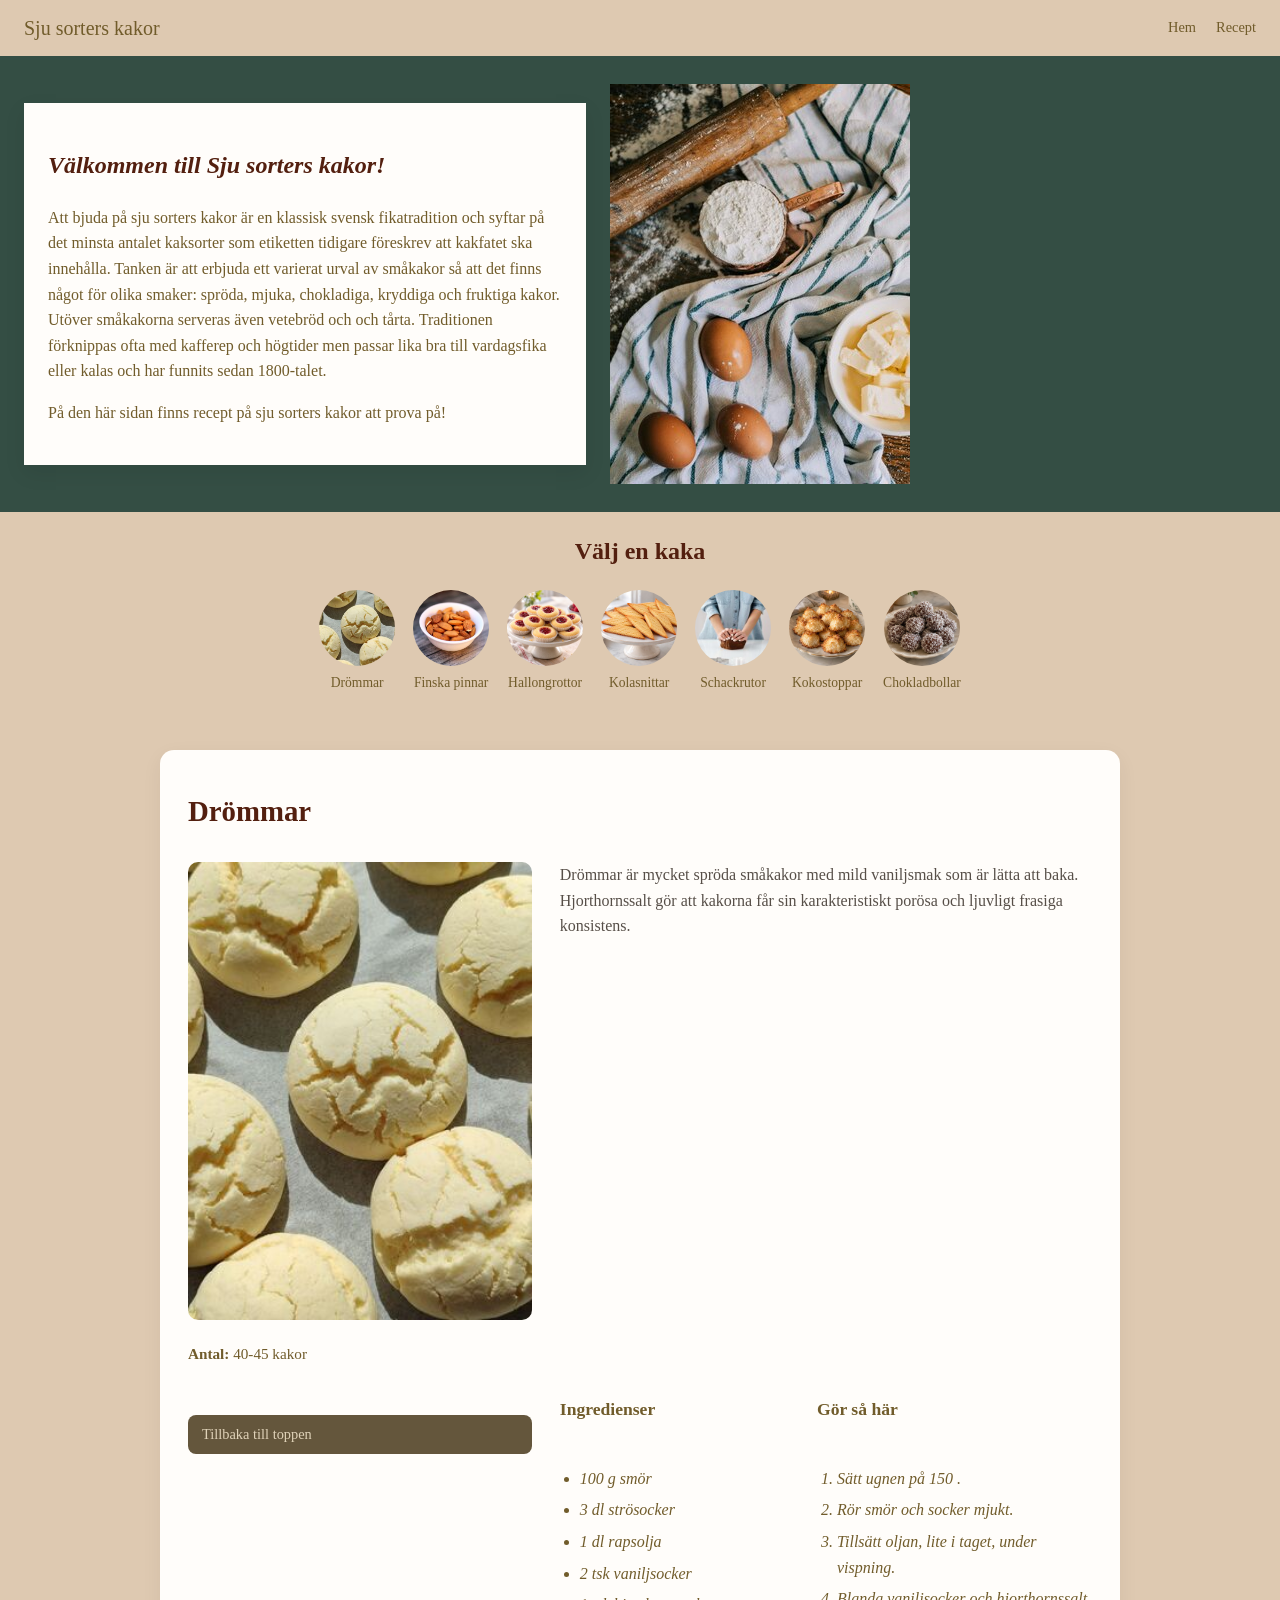
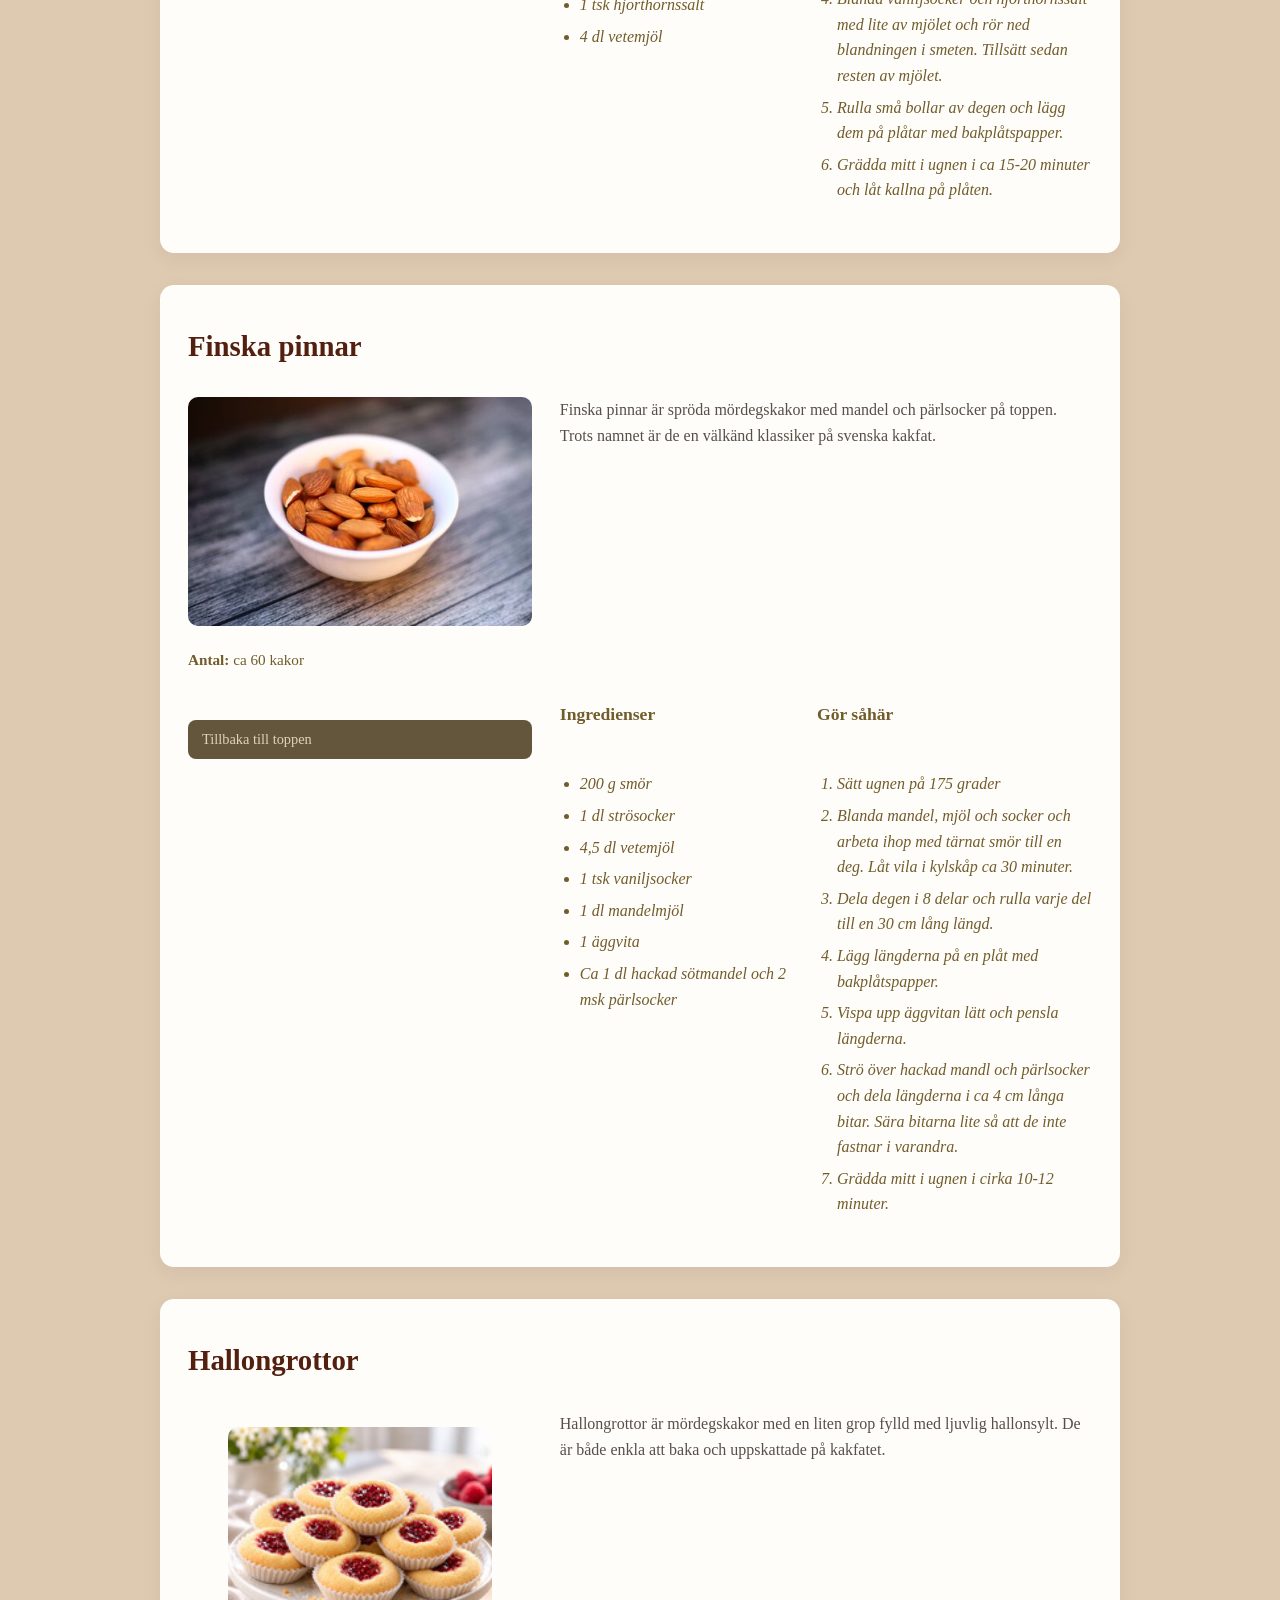
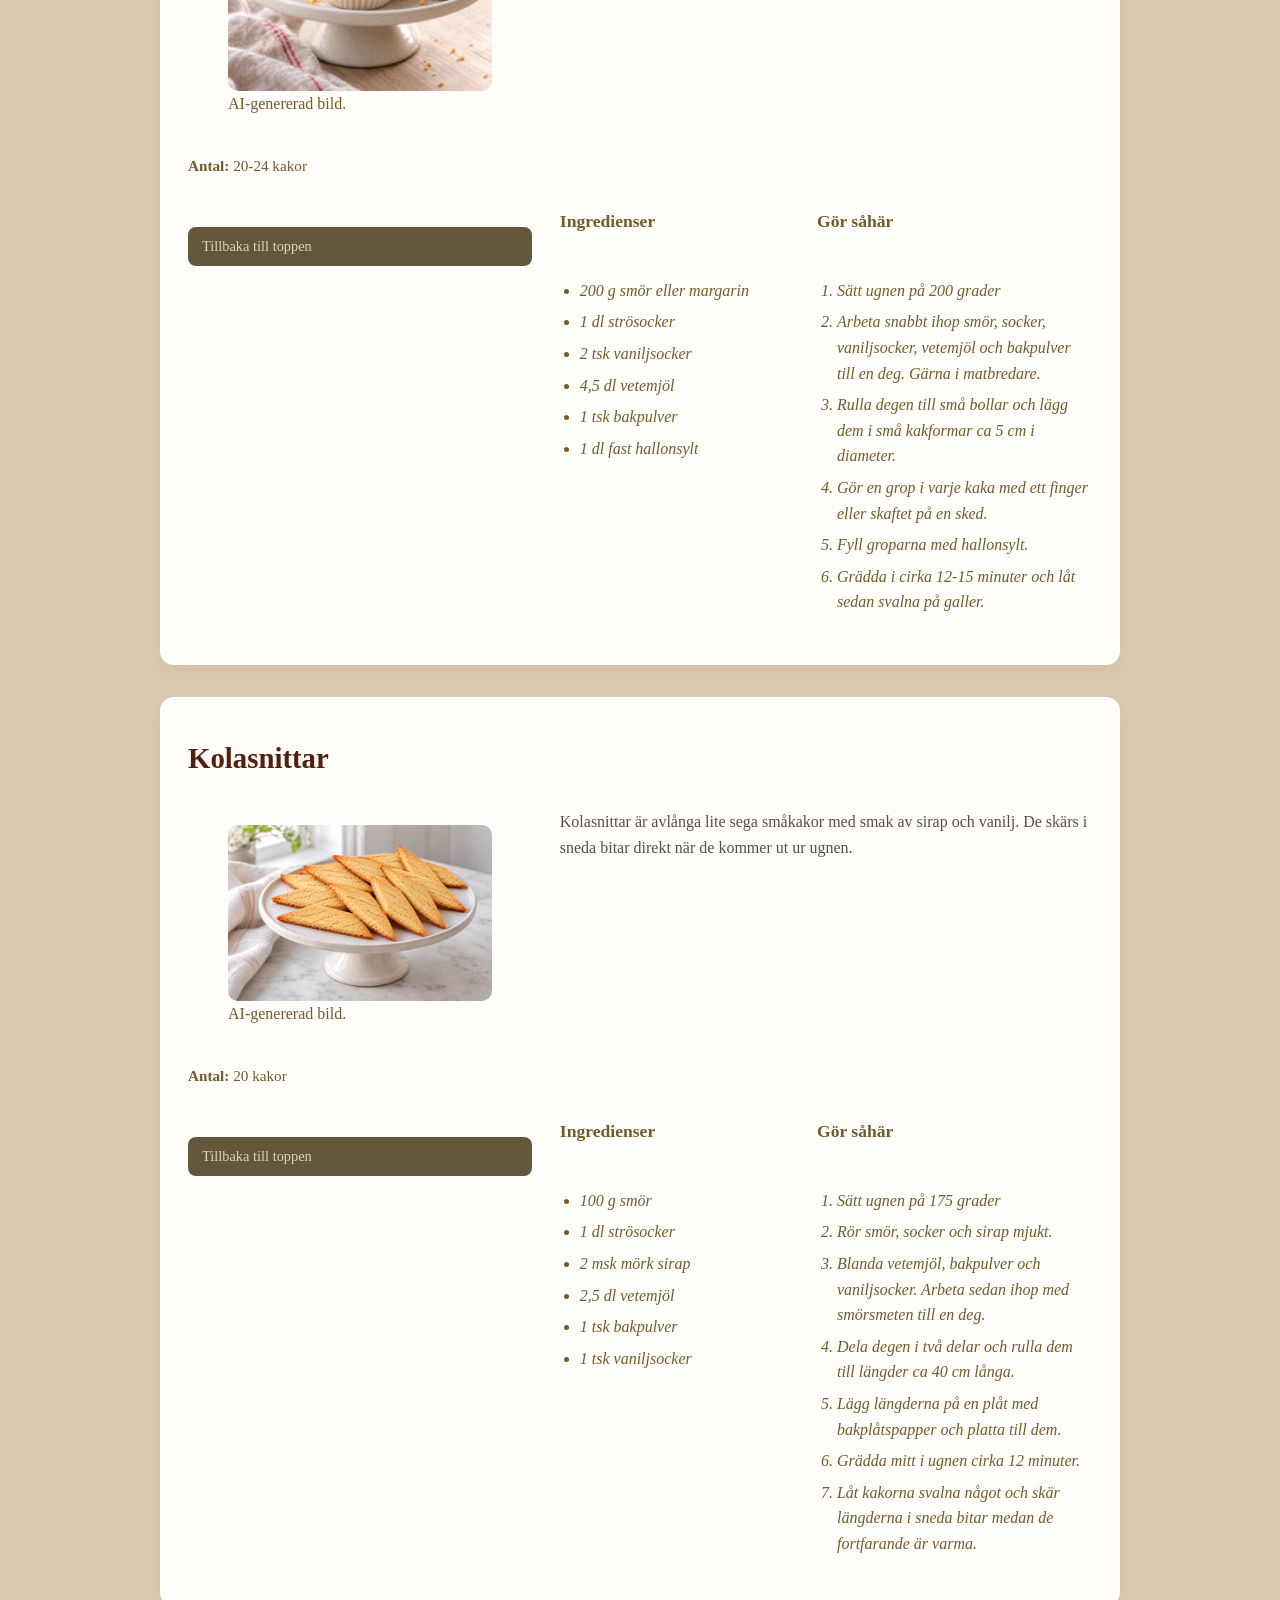
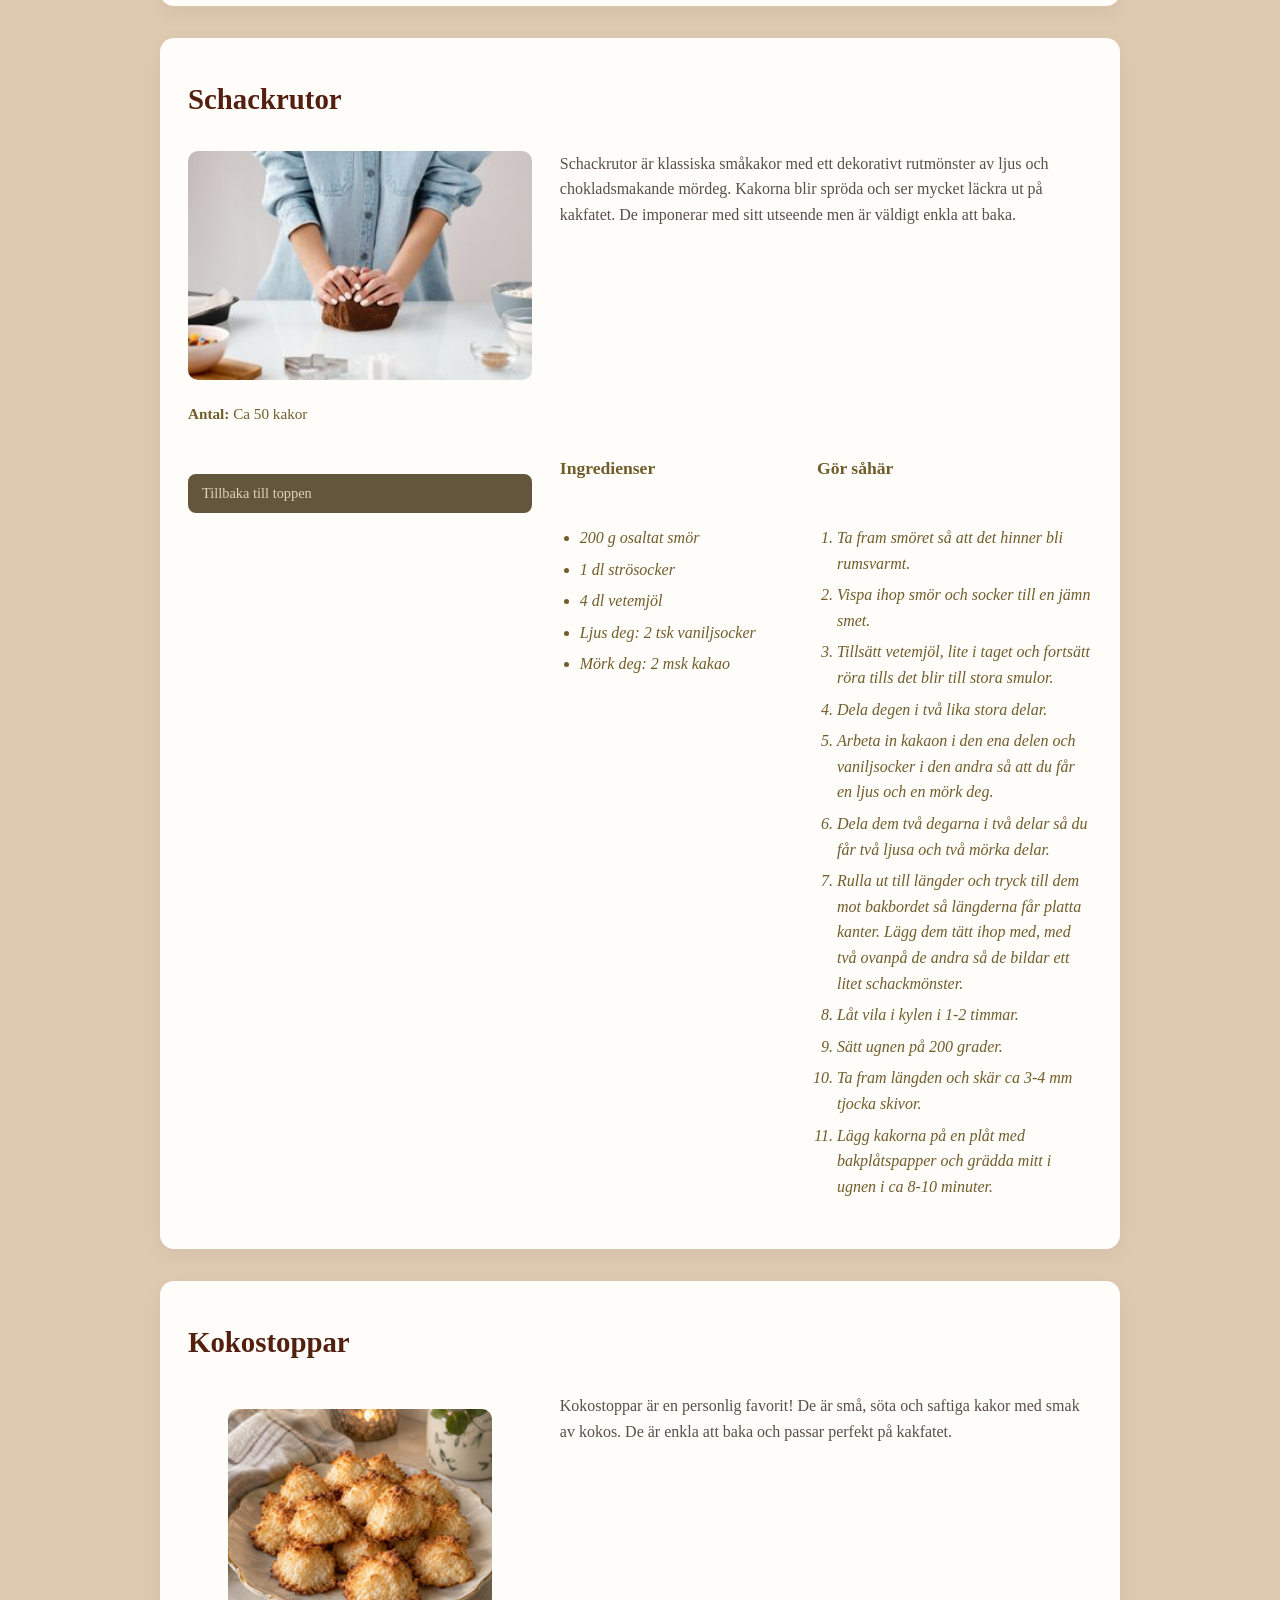
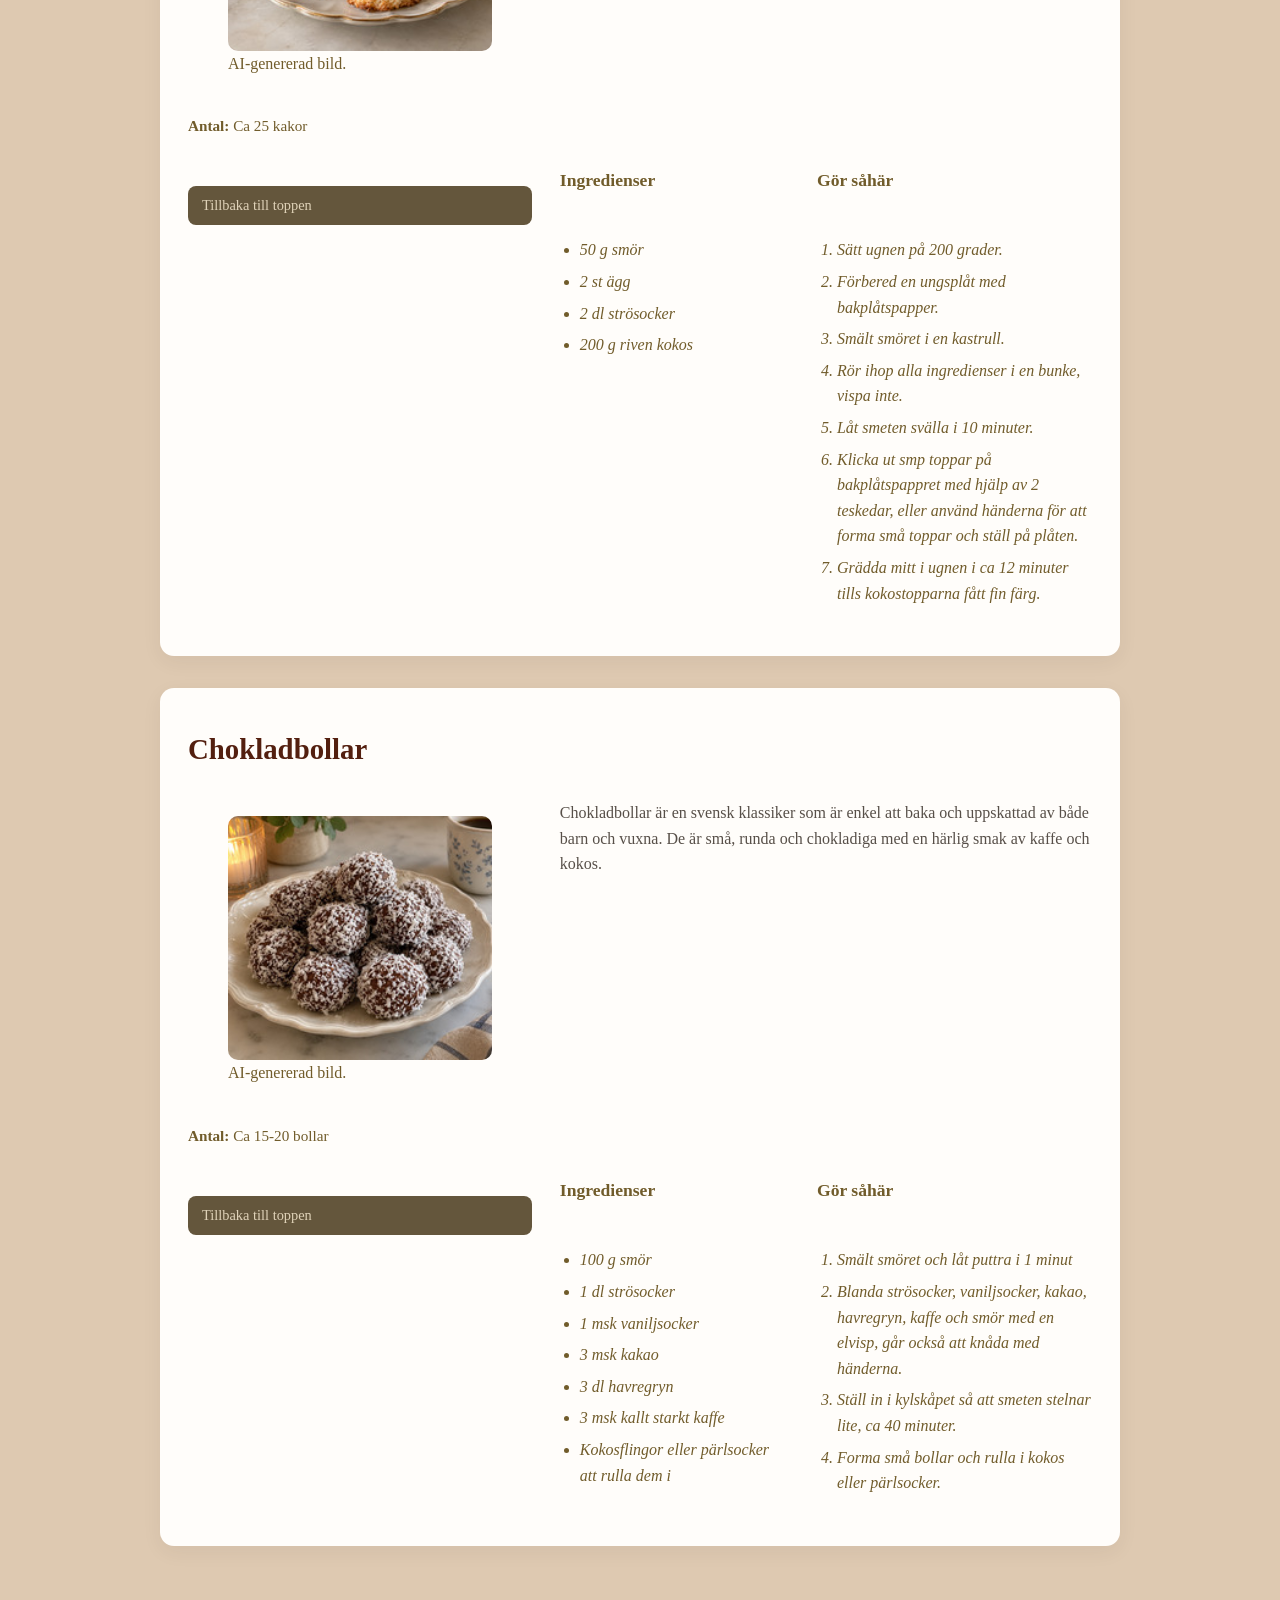
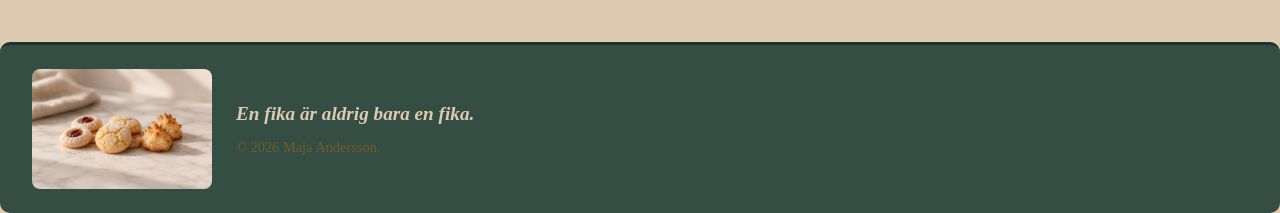
<file: index.html>
<!DOCTYPE html >
<html lang="sv" >
<head >
<meta charset ="UTF-8" >
<meta name="viewport" content="width=device-width, initial-scale=1.0" >
<title>Sju sorters kakor</title>
<link rel="stylesheet" href="assets/css/style.css">
</head>
<body>
 <div class="topp-bar" id="topp">
    <p class="topp-titel">Sju sorters kakor</p>
    <nav class="topp-lankar">
        <a href="#topp">Hem</a>
        <a href="#recept">Recept</a>
    </nav>
 </div>
<!--alla "class" som jag har lagt till i mitt html dokument är för att ge elementet "en etikett" så att man kan peka ut just den i CSS, som fungerar på samma sätt i hela html dokumentet där det är utskrivet-->
<section class="valkomst-sektion">
<div class="valkomst-kort">
    <h1>Välkommen till Sju sorters kakor!</h1>
    <p>Att bjuda på sju sorters kakor är en klassisk svensk fikatradition och syftar på det minsta antalet kaksorter som etiketten tidigare föreskrev att kakfatet ska innehålla. Tanken är att erbjuda ett varierat urval av småkakor så att det finns något för olika smaker: spröda, mjuka, chokladiga, kryddiga och fruktiga kakor. Utöver småkakorna serveras även vetebröd och och tårta. Traditionen förknippas ofta med kafferep och högtider men passar lika bra till vardagsfika eller kalas och har funnits sedan 1800-talet.</p>
    <p>På den här sidan finns recept på sju sorters kakor att prova på!</p>
</div>
<img src="assets/images/bakbord.jpg" alt="Ett bakbord med ingredienser för att baka kakor">
</section>
<!-- nav är sidans navigation. En meny som gör det möjligt för användaren att direkt gå till det önskade receptet-->
<nav id="recept">
    <h2 class="valj-kaka">Välj en kaka</h2>
<!-- ul, talar om att listan är osorterad och punkterad, skapar själva "lådan" som håller ihop listan-->
<!-- li är själva innehållet som du "lägger i lådan"-->
<!--href och a, a talar om att det är en klickbar länk medans href är själva länkadressen eller "vägen" till vart webbläsaren ska hoppa när man klickar på länken-->
    <ul>
        <li><a href="#kaka1"><img src="assets/images/drommmar.jpg" alt="Drömmar"><span>Drömmar</span></a></li>
        <li><a href="#kaka2"><img src="assets/images/finskapinnar.jpg" alt="Finska pinnar"><span>Finska pinnar</span></a></li>
        <li><a href="#kaka3"><img src="assets/images/hallongrottor.jpg" alt="Hallongrottor"><span>Hallongrottor</span></a></li>
        <li><a href="#kaka4"><img src="assets/images/kolasnittar.jpg" alt="Kolasnittar"><span>Kolasnittar</span></a></li>
        <li><a href="#kaka5"><img src="assets/images/schackrutor.jpg" alt="Schackrutor"><span>Schackrutor</span></a></li>
        <li><a href="#kaka6"><img src="assets/images/kokostoppar.jpg" alt="Kokostoppar"><span>Kokostoppar</span></a></li>
        <li><a href="#kaka7"><img src="assets/images/chokladbollar.jpg" alt="Chokladbollar"><span>Chokladbollar</span></a></li>
    </ul>
</nav>

<!-- Huvudinnehåll på sidan -->
 <!--main innebär webbsidans huvudsakliga innehåll och i detta fall är det de sju recepten-->
<main>
    <!-- sektion för kaka 1-->
<!--article använder man för att representera ett självständigt innehåll, i detta fall ett enskilt recept-->
    <article id="kaka1">
        <h2>Drömmar</h2>
<!--img är taggen som berättar att en bild ska visas, den är självständig och behöver därför ingen sluttagg, src står för source och talar om vart bilden finns någonstans, alltså sökvägen till bildfilen, alt är en beskrivning av bilden i textform, tex om en synskadad inte kan visa bilden-->
        <img src="assets/images/drommmar.jpg" alt="Spröda drömmar med vaniljsmak">
        <p>Drömmar är mycket spröda småkakor med mild vaniljsmak som är lätta att baka. Hjorthornssalt gör att kakorna får sin karakteristiskt porösa och ljuvligt frasiga konsistens.</p>

        <p><strong>Antal:</strong> 40-45 kakor</p>
<!-- strong, texten markeras i fet stil, för att läsaren snabbt ska kunna skanna texten och hitta nyckelord-->
<!-- p skapar ett sammanhängande textstycke, webbläsaren skapar avstånd så det blir lättläst-->
<!-- ul används också för ingredienslistor-->
        <h3 class="rubrik-ingredienser">Ingredienser</h3>
        <ul>
            <li>100 g smör</li>
            <li>3 dl strösocker</li>
            <li>1 dl rapsolja</li>
            <li>2 tsk vaniljsocker</li>
            <li>1 tsk hjorthornssalt</li>
            <li>4 dl vetemjöl</li>
        </ul>
        <h3 class="rubrik-gor-sa-har">Gör så här</h3>
<!-- ol är en nummererad lista där ordningen är viktig, kollar vi tillbaka på "låd" exemplet så är detta också en sådan, som håller ihop listan kan man säga-->
        <ol>
            <li>Sätt ugnen på 150 .</li>
            <li>Rör smör och socker mjukt.</li>
            <li>Tillsätt oljan, lite i taget, under vispning.</li>
            <li>Blanda vaniljsocker och hjorthornssalt med lite av mjölet och rör ned blandningen i smeten. Tillsätt sedan resten av mjölet.</li>
            <li>Rulla små bollar av degen och lägg dem på plåtar med bakplåtspapper. </li>
            <li>Grädda mitt i ugnen i ca 15-20 minuter och låt kallna på plåten.</li>
        </ol>
    <a href="#topp" class="tillbaka-till-toppen">Tillbaka till toppen</a>
    </article>
    <!-- sektion för kaka 2-->
    <!--Alla resterande kakorna är uppbyggda med samma grundstruktur men kan ha enstaka skillnader, som tex garnering-->
     <article id="kaka2">
        <h2>Finska pinnar</h2>
        <img src="assets/images/finskapinnar.jpg" alt="En skål med mandlar">
        <p>Finska pinnar är spröda mördegskakor med mandel och pärlsocker på toppen. Trots namnet är de en välkänd klassiker på svenska kakfat.</p>
        <p><strong>Antal:</strong> ca 60 kakor</p>

        <h3 class="rubrik-ingredienser">Ingredienser</h3>
        <ul> 
            <li>200 g smör</li>
            <li>1 dl strösocker</li>
            <li>4,5 dl vetemjöl</li>
            <li>1 tsk vaniljsocker</li>
            <li>1 dl mandelmjöl</li>
            <li>1 äggvita</li>
            <li>Ca 1 dl hackad sötmandel och 2 msk pärlsocker</li>
        </ul>

        <h3 class="rubrik-gor-sa-har">Gör såhär</h3>
        <ol> 
            <li>Sätt ugnen på 175 grader</li>
            <li>Blanda mandel, mjöl och socker och arbeta ihop med tärnat smör till en deg. Låt vila i kylskåp ca 30 minuter.</li>
            <li>Dela degen i 8 delar och rulla varje del till en 30 cm lång längd.</li>
            <li>Lägg längderna på en plåt med bakplåtspapper.</li>
            <li>Vispa upp äggvitan lätt och pensla längderna.</li>
            <li>Strö över hackad mandl och pärlsocker och dela längderna i ca 4 cm långa bitar. Sära bitarna lite så att de inte fastnar i varandra.</li>
            <li>Grädda mitt i ugnen i cirka 10-12 minuter.</li>
        </ol>
        <a href="#topp" class="tillbaka-till-toppen">Tillbaka till toppen</a>
    </article>
<!--sektion för kaka 3-->
    <article id="kaka3">
        <h2>Hallongrottor</h2>
<!--figure är en omslutande tagg för bilder och text till bilden-->
<!--figcaption används för bildtext, med hjälp av både figure och figcaption så sluts bilden och texten snyggt samman-->
    <figure>
    <img src="assets/images/hallongrottor.jpg" alt="En skål med nybakade hallongrottor med härlig hallonsylt">
    <figcaption>AI-genererad bild.</figcaption>
    </figure>

        <p>Hallongrottor är mördegskakor med en liten grop fylld med ljuvlig hallonsylt. De är både enkla att baka och uppskattade på kakfatet.</p>
        <p><strong>Antal:</strong> 20-24 kakor</p>

        <h3 class="rubrik-ingredienser">Ingredienser</h3>
        <ul>
            <li>200 g smör eller margarin</li>
            <li>1 dl strösocker</li>
            <li>2 tsk vaniljsocker</li>
            <li>4,5 dl vetemjöl</li>
            <li>1 tsk bakpulver</li>
            <li>1 dl fast hallonsylt</li>
        </ul>

        <h3 class="rubrik-gor-sa-har">Gör såhär</h3>
        <ol>
            <li>Sätt ugnen på 200 grader</li>
            <li>Arbeta snabbt ihop smör, socker, vaniljsocker, vetemjöl och bakpulver till en deg. Gärna i matbredare.</li>
            <li>Rulla degen till små bollar och lägg dem i små kakformar ca 5 cm i diameter.</li>
            <li>Gör en grop i varje kaka med ett finger eller skaftet på en sked.</li>
            <li>Fyll groparna med hallonsylt.</li>
            <li>Grädda i cirka 12-15 minuter och låt sedan svalna på galler.</li>
        </ol>
        <a href="#topp" class="tillbaka-till-toppen">Tillbaka till toppen</a>
    </article>
    <!--Sektion för kaka 4-->
        <article id="kaka4">
        <h2>Kolasnittar</h2>
         <figure>
    <img src="assets/images/kolasnittar.jpg" alt="En skål med gyllenbruna kolasnittar">
    <figcaption>AI-genererad bild.</figcaption>
    </figure>
 
        <p>Kolasnittar är avlånga lite sega småkakor med smak av sirap och vanilj. De skärs i sneda bitar direkt när de kommer ut ur ugnen.</p>

        <p><strong>Antal:</strong> 20 kakor</p>

        <h3 class="rubrik-ingredienser">Ingredienser</h3>
        <ul>
            <li>100 g smör</li>
            <li>1 dl strösocker</li>
            <li>2 msk mörk sirap</li>
            <li>2,5 dl vetemjöl</li>
            <li>1 tsk bakpulver</li>
            <li>1 tsk vaniljsocker</li>
        </ul>

        <h3 class="rubrik-gor-sa-har">Gör såhär</h3>
        <ol>
            <li>Sätt ugnen på 175 grader</li>
            <li>Rör smör, socker och sirap mjukt.</li>
            <li>Blanda vetemjöl, bakpulver och vaniljsocker. Arbeta sedan ihop med smörsmeten till en deg.</li>
            <li>Dela degen i två delar och rulla dem till längder ca 40 cm långa.</li>
            <li>Lägg längderna på en plåt med bakplåtspapper och platta till dem.</li>
            <li>Grädda mitt i ugnen cirka 12 minuter.</li>
            <li>Låt kakorna svalna något och skär längderna i sneda bitar medan de fortfarande är varma.</li>
        </ol>
        <a href="#topp" class="tillbaka-till-toppen">Tillbaka till toppen</a>
        </article>
<!--Sektion för kaka 5-->
        <article id="kaka5">
        <h2>Schackrutor</h2>
            <img src="assets/images/schackrutor.jpg" alt="Den mörka choklad degen blir knådad">

        <p>Schackrutor är klassiska småkakor med ett dekorativt rutmönster av ljus och chokladsmakande mördeg. Kakorna blir spröda och ser mycket läckra ut på kakfatet. De imponerar med sitt utseende men är väldigt enkla att baka.</p>

        <p><strong>Antal:</strong> Ca 50 kakor</p>

        <h3 class="rubrik-ingredienser">Ingredienser</h3>
        <ul>
            <li>200 g osaltat smör</li>
            <li>1 dl strösocker</li>
            <li>4 dl vetemjöl</li>
            <li>Ljus deg: 2 tsk vaniljsocker</li>
            <li>Mörk deg: 2 msk kakao</li>
        </ul>

        <h3 class="rubrik-gor-sa-har">Gör såhär</h3>
        <ol>
            <li>Ta fram smöret så att det hinner bli rumsvarmt.</li>
            <li>Vispa ihop smör och socker till en jämn smet.</li>
            <li>Tillsätt vetemjöl, lite i taget och fortsätt röra tills det blir till stora smulor.</li>
            <li>Dela degen i två lika stora delar.</li>
            <li>Arbeta in kakaon i den ena delen och vaniljsocker i den andra så att du får en ljus och en mörk deg.</li>
            <li>Dela dem två degarna i två delar så du får två ljusa och två mörka delar.</li>
            <li>Rulla ut till längder och tryck till dem mot bakbordet så längderna får platta kanter. Lägg dem tätt ihop med, med två ovanpå de andra så de bildar ett litet schackmönster.</li>
            <li>Låt vila i kylen i 1-2 timmar.</li>
            <li>Sätt ugnen på 200 grader.</li>
            <li>Ta fram längden och skär ca 3-4 mm tjocka skivor.</li>
            <li>Lägg kakorna på en plåt med bakplåtspapper och grädda mitt i ugnen i ca 8-10 minuter.</li>
        </ol>
        <a href="#topp" class="tillbaka-till-toppen">Tillbaka till toppen</a>
        </article>

<!-- Sektion för kaka 6-->
        <article id="kaka6">
        <h2>Kokostoppar</h2>
        <figure>
    <img src="assets/images/kokostoppar.jpg" alt="En skål med nybakade kokostoppar">
<!--Receptet på kokostoppar är hämtat från ICA. Beskrivningen av kakan är formulerad med egna ord: https://www.ica.se/recept/kokostoppar-714039/-->
    <figcaption>AI-genererad bild.</figcaption>
    </figure>

        <p>Kokostoppar är en personlig favorit! De är små, söta och saftiga kakor med smak av kokos. De är enkla att baka och passar perfekt på kakfatet.</p>

        <p><strong>Antal:</strong> Ca 25 kakor</p>

        <h3 class="rubrik-ingredienser">Ingredienser</h3>
        <ul>
            <li>50 g smör</li>
            <li>2 st ägg</li>
            <li>2 dl strösocker</li>
            <li>200 g riven kokos</li>
        </ul>

        <h3 class="rubrik-gor-sa-har">Gör såhär</h3>
        <ol>
            <li>Sätt ugnen på 200 grader.</li>
            <li>Förbered en ungsplåt med bakplåtspapper.</li>
            <li>Smält smöret i en kastrull.</li>
            <li>Rör ihop alla ingredienser i en bunke, vispa inte.</li>
            <li>Låt smeten svälla i 10 minuter.</li>
            <li>Klicka ut smp toppar på bakplåtspappret med hjälp av 2 teskedar, eller använd händerna för att forma små toppar och ställ på plåten.</li>
            <li>Grädda mitt i ugnen i ca 12 minuter tills kokostopparna fått fin färg.</li>
        </ol>
        <a href="#topp" class="tillbaka-till-toppen">Tillbaka till toppen</a>
        </article>
<!--Sektion för kaka 7-->
        <article id="kaka7">
        <h2>Chokladbollar</h2>
        <figure>
    <img src="assets/images/chokladbollar.jpg" alt="Ett fat med chokladbollar rullade i kokos">
<!--Detta är ett recept hämtat från ICA. Beskrivningen av kakan är formulerad med egna ord: https://www.ica.se/recept/chokladbollar-godaste-receptet-5058/-->
    <figcaption>AI-genererad bild.</figcaption>
    </figure>

        <p>Chokladbollar är en svensk klassiker som är enkel att baka och uppskattad av både barn och vuxna. De är små, runda och chokladiga med en härlig smak av kaffe och kokos.</p>

        <p><strong>Antal:</strong> Ca 15-20 bollar</p>

        <h3 class="rubrik-ingredienser">Ingredienser</h3>
        <ul>
            <li>100 g smör</li>
            <li>1 dl strösocker</li>
            <li>1 msk vaniljsocker</li>
            <li>3 msk kakao</li>
            <li>3 dl havregryn</li>
            <li>3 msk kallt starkt kaffe</li>
            <li>Kokosflingor eller pärlsocker att rulla dem i</li>
        </ul>

        <h3 class="rubrik-gor-sa-har">Gör såhär</h3>
        <ol>
            <li>Smält smöret och låt puttra i 1 minut</li>
            <li>Blanda strösocker, vaniljsocker, kakao, havregryn, kaffe och smör med en elvisp, går också att knåda med händerna.</li>
            <li>Ställ in i kylskåpet så att smeten stelnar lite, ca 40 minuter.</li>
            <li>Forma små bollar och rulla i kokos eller pärlsocker.</li>
        </ol>
        <a href="#topp" class="tillbaka-till-toppen">Tillbaka till toppen</a>
        </article>
    </main>
<!--main avslutar även sidans innehåll, med taggen i början och denna i slutet, "ramas" det huvudsakliga innehållet in-->
<!--footer är en sidofot som innehåller information om en webbsida längst ner, det är slutet på webbplatsen-->
<!-- jag valde att lägga till en footer med en bild och ett citat, samt copywright (sedan sidigare) och då behövde jag ändra detta i mitt html dokument för att det skulle funka i CSS-->
    <footer class="sidfot">
        <img src="assets/images/olikasmakakor.jpg" alt="olika sorters småkakor på ett ljust underlag">
        <div class="sidfot-text">
            <p class="sidfot-citat">En fika är aldrig bara en fika.</p>
            <p class="sidfot-info">© 2026 Maja Andersson.</p>
        </div>
    </footer>
<!--body används även i slutet för att helt enkelt stänga -->
</body>
<!--body stänger själva kroppen på webbsidan-->
<!--html stänger html koden för att tala om för webbläsaren att filen är helt slut-->
</html>
</file>
<file: assets/css/style.css>
/* Body är grunden för hela webbsidan, nedan har jag bestämt typsnitt, bakgrundsfärg, textfärg, typsnitt och radavstånd*/
/*Jag nollståller även standardmarginaler*/

body {
    font-family:Georgia, 'Times New Roman', Times, serif;
    background-color: #dec9b1;
    color: #715c2b;
    line-height: 1.6;
    margin: 0;
    padding: 0;
}
/*main är sidans huvudinnehåll, här vill jag ha alla receptkort*/
/*max-width bestämmer hur bred sidan får vara, margin: 0 auto centrerar innehållet och padding ger utrymme mellan innehållet och kanten på webbläsaren*/
main {
    max-width: 960px;
    margin: 0 auto;
    padding: 24px 16px;
}
/*Navigation med runda kakbilder, huvudnavigering som länkar vidare till avsnitt på webben*/
/*nav ul tar bort punkteringen på listan, tar bort standardmarginaler och padding, gör att listan blir horisontell och centrerad med mellanrum mellan varje länk*/
nav ul {
    list-style: none;
    padding: 0;
    margin: 16px 0 32px;
    display: flex;
    justify-content: center;
    gap: 18px;
    flex-wrap: wrap;
}
/*nav a stilsätter länkarna i navigationen - flex-direction: column lägger bilden ovanför texten och text-decoration tar bort understrykning*/
nav a {
    display: flex;
    flex-direction: column;
    align-items: center;
    text-decoration: none;
    color: inherit;
    font-size: 0.85rem;
    gap: 6px;
}
/* nav img stilsätter kakbilderna i menyn och width och height ger dem samma storlek, borderline-radius: 50% gör dem runda och object-fit: cover gör att bilderna fyller cirkeln snyggt och prydligt utan att bli utdragen kan man säga*/
nav img {
    width: 76px;
    height: 76px;
    border-radius: 50%;
    object-fit: cover;
}


/* Receptkort */
/*article stilsätter varje enskilt receptkort med ljusbakgrund, rundade hörn, skugga och ett rutnät (grid) som fixar innehåller så det blir i kolumner med mellanrum*/
article {
    background-color: #fffdfa;
    border-radius: 14px;
    padding: 28px;
    margin-bottom: 32px;
    box-shadow: 0 6px 20px rgba(47, 42, 38, 0.06);
    display: grid;
    grid-template-columns: 1.1fr 1fr 1.4fr;
    grid-auto-flow: dense;
    gap: 12px 28px;
    align-items: start;
    }

/* Rubriker och text i kortet */
/* article h2 placerar kakans rubrik över hela "rutnätets" bredd (1 / -1) på  första raden med större textstorlek för en tydlig rubriknivå*/
article h2 {
    grid-column: 1 / -1;
    grid-row: 1;
    margin-top: 0;
    margin-bottom: 8px;
    font-size: 1.8rem;
}
/* article > p:first-of-type placerar det första stycket (beskrivningen av kakan) på rad 2 över hela bredden och ger det en egen textfärg*/
article > p:first-of-type {
    grid-column: 1 / -1;
    grid-row: 2;
    margin-top: 0;
    color: #574f48;
}
/* article > p:nth-of-type(2) placerar det andra stycket (antal kakor) på rad 3 över hela bredden med lite mindre textstorlek och marginal nedåt */
article > p:nth-of-type(2) {
    grid-column: 1 / -1;
    grid-row: 3;
    margin-bottom: 24px;
    font-size: 0.95rem;
}

/* Tre kolumner för bild, ingredienser och gör så här på bredare skärmar */
/* på skärmar minst 750px breda ändrar article till ett rutnät med tre kolumner (1.5fr 1fr 1.2fr) och gör grid-auto-flow: dense för att fylla ut ytor jämnt eller vad man ska säga*/
@media (min-width: 720px) {
/* Om du ger >h3 class="rubrik-gor-så-har">gör så här</h3> en klass i HTML: */
  article {
    display: grid;
    grid-template-columns: 1.5fr 1fr 1.2fr;
    grid-auto-flow: dense;
    gap: 12px 28px;
    align-items: start;
  }
}
/* article .rubrik-gor-sahar placerar rubriken Gör såhär i den tredje  kolumnen med anpassade marginaler som behövs*/
    article .rubrik-gor-sa-har 
    {
        grid-column: 3;
        margin-top: 0;
        margin-bottom: 6px;
    }
/* article ol placerar den numererade listan med instruktioner i den tredje kolumnen under Gör såhär och tar bort toppmarginalen */
    article ol {
        grid-column: 3;
        margin-top: 0;
    }
/* article .rubrik-ingredienser placerar rubriken Ingredienser  i den mellersta (andra) kolumnen*/
    article .rubrik-ingredienser {
        grid-column: 2;
        margin-top: 0;
        margin-bottom: 6px;
    }
/* article ul placerar ingredienslistan i den andra kolumnen under Ingredienser och nollstället toppmarginalen*/
    article ul {
        grid-column: 2;
        margin-top: 0;
     
    }
/* Rubrik och beskrivning spänner över hela kortets bredd */
/* kodningen nedan låter rubriken och det andra stycket spänner över alla tre kolumner (1 / -1) på bredare skärmar med toppmarginal */
    article h2,
    article > p:nth-of-type(2) {
        grid-column: 1 / -1;
        margin-top: 10px;
        margin-bottom: 16px;
    }

/*Placering av de tre spalterna*/
/* article img placerar kakbilden i första kolumnen på rad 2 och låter den fylla bredden (100%) utan maxbreddsbegränsning och nollställer toppmarginalen */
    article img {
        grid-column: 1;
        grid-row: 2;
        width: 100%;
        max-width: none;
        margin-top: 0;
    }
/* koden nedan placerar kakans beskrivning (första stycket) från kolumn 2 till slutet (2 / -1) på rad 2 med nollställd toppmarginal */
    article >p:first-of-type {
        grid-column: 2 / -1;
        grid-row: 2;
        margin-top: 0;
    }
/*Ingredienser i mittenkolumnen*/
/* article ul placerar ingredienslistan i den andra kolumnen med marginaler, padding-left och italic (en kursiv stil) */
    article ul {
        grid-column: 2;
        margin-top: 0;
        margin-bottom: 12px;
        padding-left: 20px;
        font-style: italic;
    }
/*Gör såhär till höger*/
/* article ol ställer in Gör såhär listan i tredje spalten till höger, tar bort luft uppe och gör texten kursiv med italix */
    article ol {
        grid-column: 3;
        margin-top: 0;
        padding-left: 20px;
        font-style: italic;
    }

/*Bilden i receptetr*/
/* article img fixar till bilden i receptet, fyller sin plats snyggt, rundar hörnen lite och ser till att den inte blir "skev" på något vis*/
article img {
    display: block;
    width: 100%;
    height: auto;
    border-radius: 10px;
    object-fit: cover;
}
/* article h3 är smårubriker i receptkortet, lagom storlek och lite luft under så det inte känns ihoptryckt*/
article h3 {
    margin-top: 0;
    margin-bottom: 8px;
    font-size: 1.1rem;
}
/* Gör både punktlistan och den numererade listan lite indrag till vänster med padding, så att punkterna och siffrorna inte hamnar för nära kanden*/
article ul,
article ol {
    padding-left: 20px;
}
/* Lite luft under varje punkt i listorna så det inte känns ihoptryckt*/
article li {
    margin-bottom: 6px;
}
/* en hoover som gör tillbaka till toppen länken till en liten knapp med en egen färg, rundade hörn och lite luft runt texten */
.tillbaka-till-toppen {
    display: inline-block;
    margin-top: 20px;
    padding: 8px 14px;
    background-color: #64563c;
    color: #dfd2b8;
    text-decoration: none;
    border-radius: 8px;
    font-size: 0.9rem;
}
/* sträcker under texten när man hovrar över knappen så det syns att den går att klicka på */
.tillbaka-till-toppen:hover {
    text-decoration: underline;
}
/*på bredare skärmar lägger vi knappen i första kolumnen  så den hamnar snyggt i grid*/
@media (min-width: 720px) {
    .tillbaka-till-toppen {
        grid-column: 1;
    }
}
/* den största huvudrubriken får en mörkare färg och kursiv stil*/
h1 {
    color: #531f0f;
    font-style: italic;
}
/* samma mörka ton på h2-rubrikerna så det hähnger ihop lite*/
h2 {
    color: #531f0f;
}
/* detta centrerar texten för kakvalet så det hamnar mitt i skärmen "välj en kaka"*/
.valj-kaka { text-align: center;
}
/* själva toppbar med bakgrundsfärg, textfärg, lite luft runt om och flexbox som sprider ut titel och länkar */
.topp-bar {
    background-color: #dec9b1;
    color: #715c2b;
    display: flex;
    justify-content: space-between;
    align-items: center;
    padding: 12px 24px;
}
/* titeln i toppbar - tar bort standardmarginalen och sätter en lagom storlek */
.topp-titel {
    margin: 0;
    font-size: 1.25rem;
}
/* lägger menyns länkar på rad med 20px mellanrum så det blir lättare att klicka på*/
.topp-lankar {
    display: flex;
    gap: 20px;
}
/* själva länkarna i toppbar - egen färg, ingen understrykning och lagom stor text*/
.topp-lankar a {
    color: #715c2b;
    text-decoration: none;
    font-size: 0.9rem;
}
/* koden nedan understryker länken när man för musen över den så man märker att den är klickbar */
.topp-lankar a:hover {
    text-decoration: underline;
}
/* välkomstsektionen med två kolumner bredvid varandra, lite luft och bakgrundsfärg*/
.valkomst-sektion {
    display: grid;
    grid-template-columns: 1fr 1.15fr;
    align-items: center;
    gap: 24px;
    padding: 28px 24px;
    background-color: #344e44;
}
/* Textkortet i välkomstsektionen med bakgrund, textfärg, luft inuti och en liten mjuk skugga med box shadow*/
.valkomst-kort {
    background-color: #fffdfa;
    color: #715c2b;
    padding: 24px;
    box-shadow: 0 8px 20px rgba(0, 0, 8, 0.08);
}
/* välkomstbilden får full bredd i sin kolumn, fast höjd och beskärs snyggt utan att bli lustig*/
.valkomst-bild {
    width: 100%;
    height: 360px;
    object-fit: cover;
    display: block;
}
/* på mindre skärmar (max 720px) lägger vi välkomstsektionen i en enda kolumn och krymper bildhöjden så det får plats bra*/
@media (max-width: 720px) {
    .valkomst-sektion {
        grid-template-columns: 1fr;
    }
    .valkomst-bild {
        height: 240px;
    }
}
/* === Sidfot (footer) längst ner på sidan === */
/*Sidfoten längst ner får en mörk ram med avstånd, rundade hörn och flexbox som placerar innehållet snyggt*/
.sidfot {
    display: flex;
    align-items: center;
    gap: 24px;
    background-color: #344e44;
    border-top: 3px solid #20312b;
    padding: 24px 32px;
    margin-top: 40px;
    border-radius: 10px;
}
/* Bilden i sidfoten */
/* bilden i sidfoten får en lagom bredd, anpassar höjden automatiskt, rundar hörn lite och blir ett blockelement*/
.sidfot img {
    width: 180px;
    max-width: 100%;
    height: auto;
    border-radius: 8px;
    display: block;
}
/* Citatet och information bredvid bilden */
/* Själva citatet i sidfoten, kursiv stil, lite större och fetare text med luft under och ljusare färg som syns snyggt mot den mörkare bakgrunden*/
.sidfot-citat {
    font-style: italic;
    font-size: 1.2rem;
    font-weight: 600;
    margin: 0 0 6px 0;
    color:#dec9b1;
}
/* texten i sidfoten får lite mindre textstorlek och ingen extra marginal så den ligger tätt och bra under citatet*/
.sidfot-info {
    font-size: 0.9rem;
    margin: 0;
}
</file>
